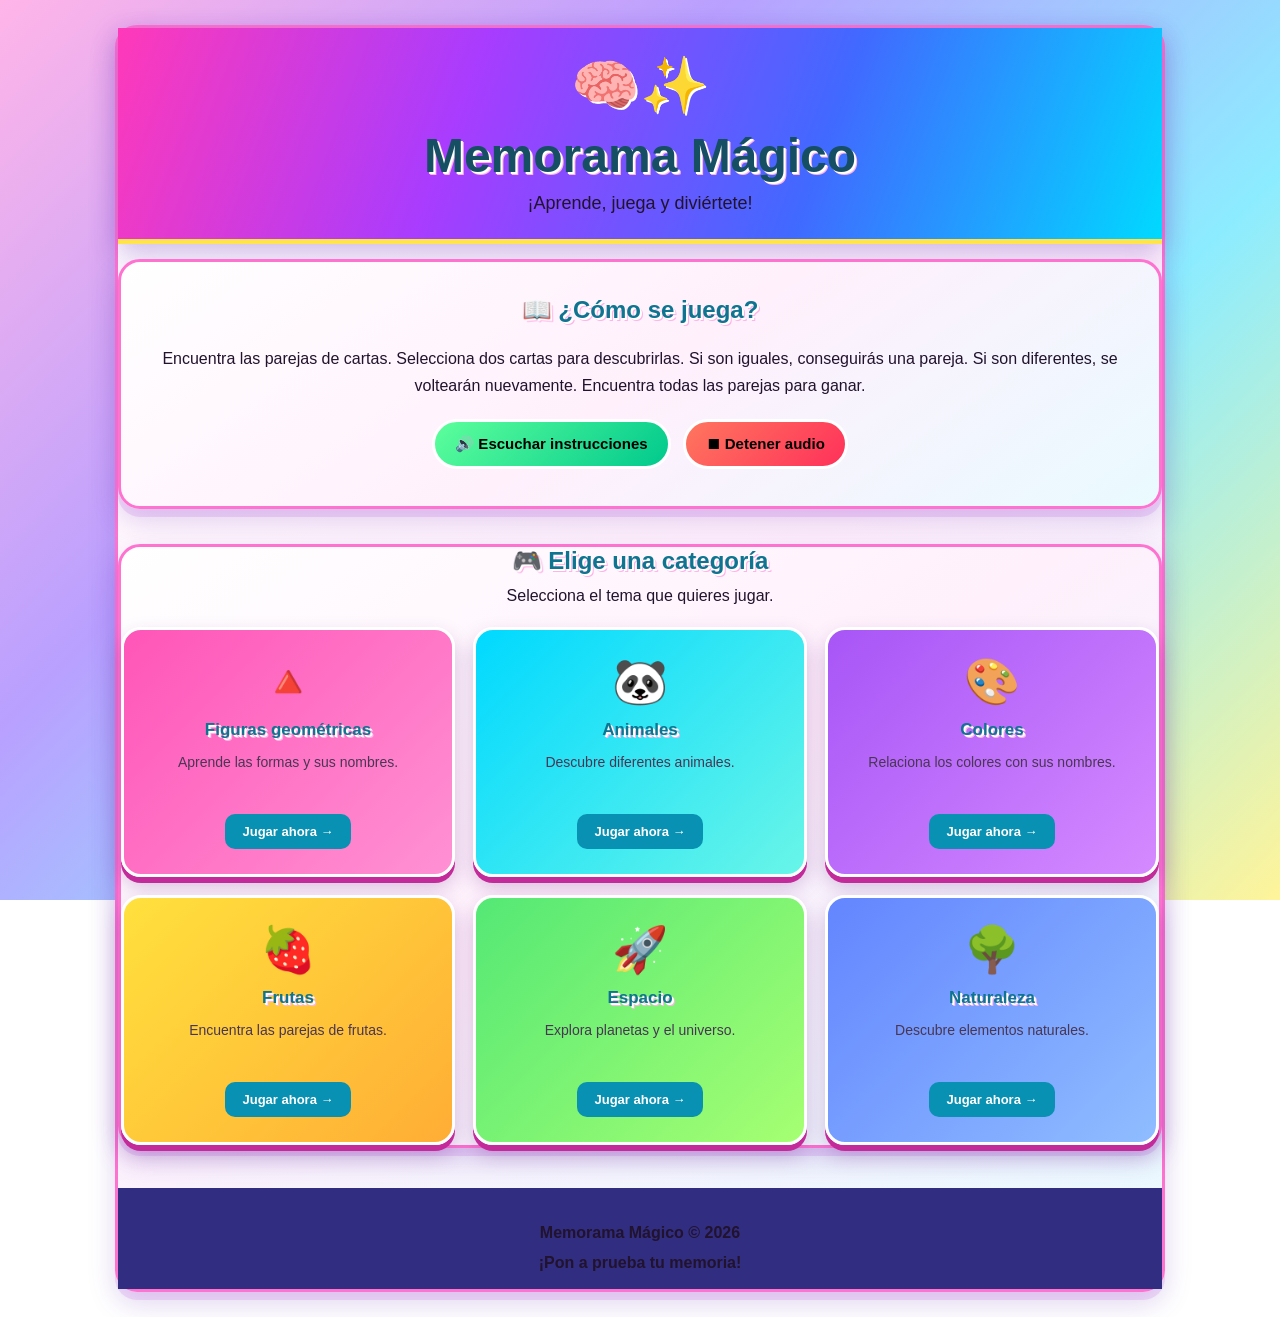
<file: index.html>
<!DOCTYPE html>
<html lang="es">
<head>
    <meta charset="UTF-8">
    <meta name="viewport" content="width=device-width, initial-scale=1.0">
    <title>Memorama Mágico</title>
    <link rel="stylesheet" href="styles.css">
</head>
<body class="pagina-menu">

    <main class="menu-principal">
        <header class="encabezado-menu">
            <div class="logo-menu">🧠✨</div>
            <h1>Memorama Mágico</h1>
            <p>¡Aprende, juega y diviértete!</p>
        </header>

        <section class="instrucciones">
            <h2>📖 ¿Cómo se juega?</h2>
            <p id="texto-instrucciones">
                Encuentra las parejas de cartas. Selecciona dos cartas para
                descubrirlas. Si son iguales, conseguirás una pareja.
                Si son diferentes, se voltearán nuevamente. Encuentra todas
                las parejas para ganar.
            </p>

            <div class="botones-audio">
                <button id="escuchar" class="btn-audio">
                    🔊 Escuchar instrucciones
                </button>

                <button id="detener" class="btn-detener">
                    ⏹ Detener audio
                </button>
            </div>
            <p id="estado-audio" aria-live="polite"></p>
        </section>

        <section class="categorias-menu">
            <h2>🎮 Elige una categoría</h2>
            <p>Selecciona el tema que quieres jugar.</p>

            <div class="categorias-grid">
                <a class="categoria" href="juego.html?categoria=figuras">
                    <span>🔺</span>
                    <h3>Figuras geométricas</h3>
                    <p>Aprende las formas y sus nombres.</p>
                    <strong>Jugar ahora →</strong>
                </a>

                <a class="categoria" href="juego.html?categoria=animales">
                    <span>🐼</span>
                    <h3>Animales</h3>
                    <p>Descubre diferentes animales.</p>
                    <strong>Jugar ahora →</strong>
                </a>

                <a class="categoria" href="juego.html?categoria=colores">
                    <span>🎨</span>
                    <h3>Colores</h3>
                    <p>Relaciona los colores con sus nombres.</p>
                    <strong>Jugar ahora →</strong>
                </a>

                <a class="categoria" href="juego.html?categoria=frutas">
                    <span>🍓</span>
                    <h3>Frutas</h3>
                    <p>Encuentra las parejas de frutas.</p>
                    <strong>Jugar ahora →</strong>
                </a>

                <a class="categoria" href="juego.html?categoria=espacio">
                    <span>🚀</span>
                    <h3>Espacio</h3>
                    <p>Explora planetas y el universo.</p>
                    <strong>Jugar ahora →</strong>
                </a>

                <a class="categoria" href="juego.html?categoria=naturaleza">
                    <span>🌳</span>
                    <h3>Naturaleza</h3>
                    <p>Descubre elementos naturales.</p>
                    <strong>Jugar ahora →</strong>
                </a>
            </div>
        </section>

        <footer class="footer-menu">
            <p>Memorama Mágico © 2026</p>
            <p>¡Pon a prueba tu memoria!</p>
        </footer>
    </main>

    <script src="menu.js"></script>
</body>
</html>
</file>
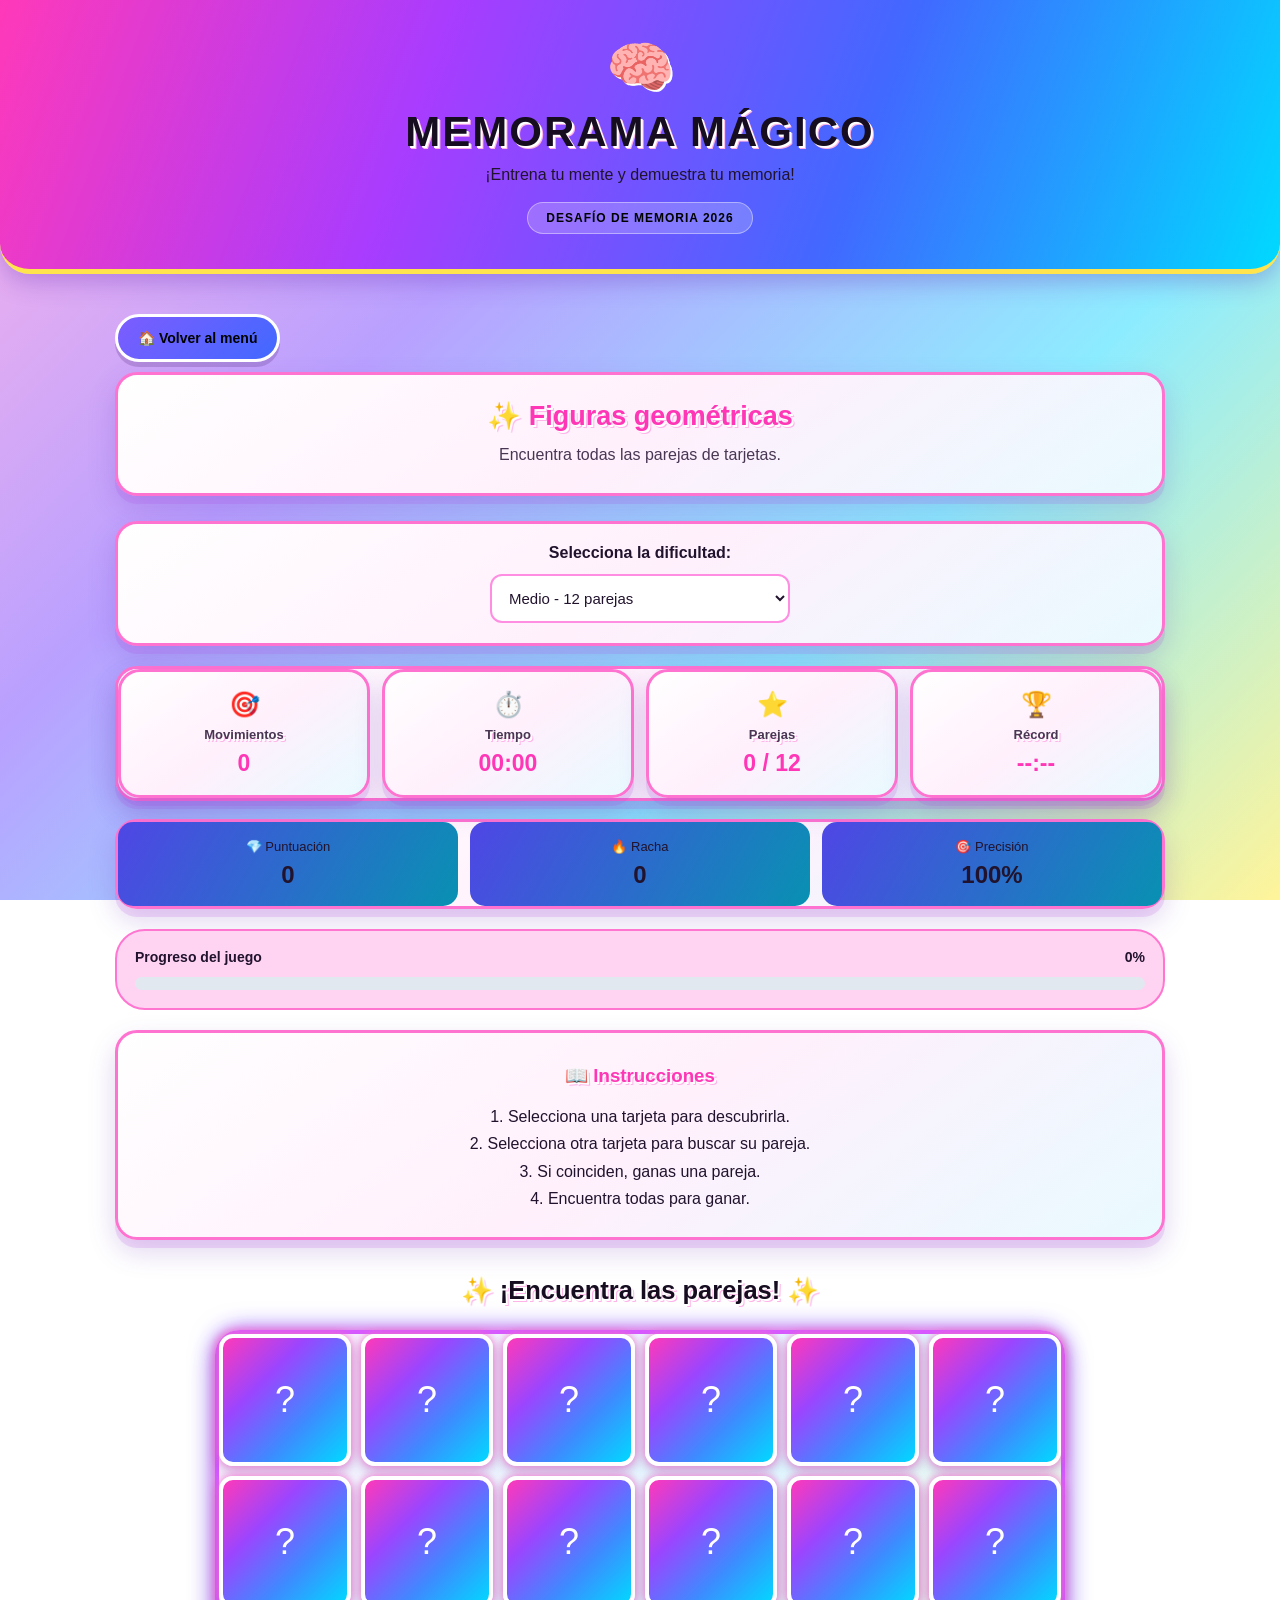
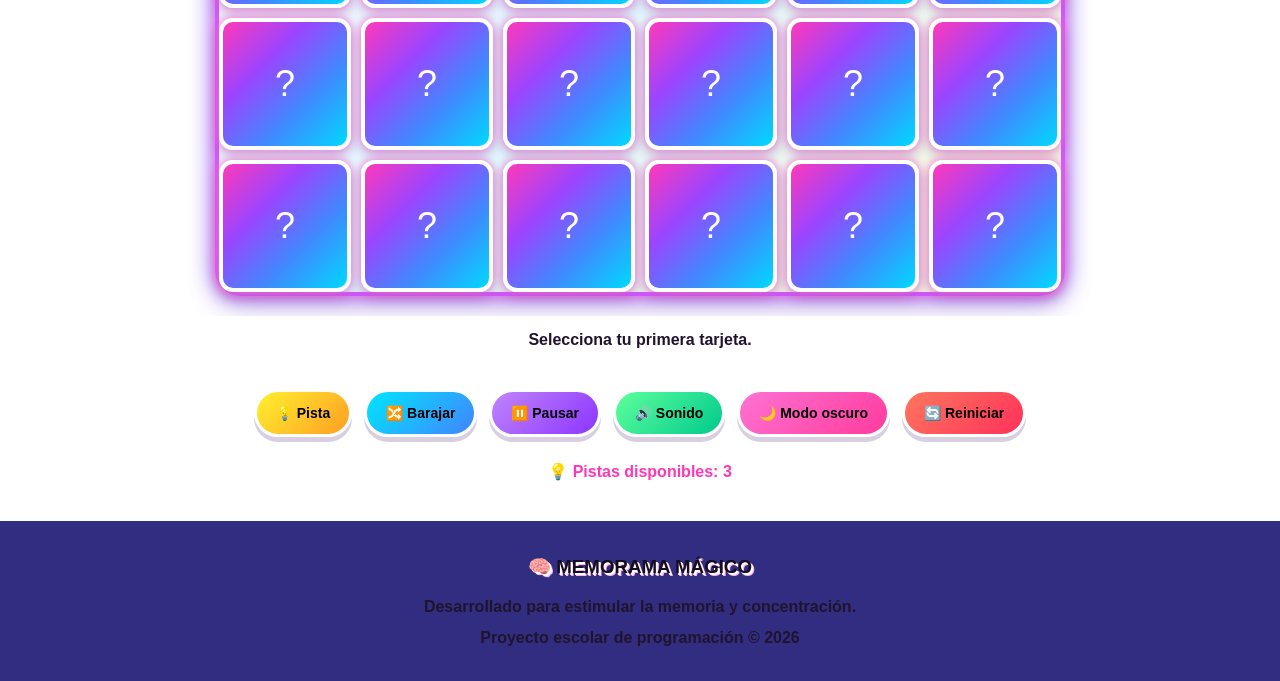
<file: juego.html>
<!DOCTYPE html>
<html lang="es">
<head>
    <meta charset="UTF-8">
    <meta name="viewport" content="width=device-width, initial-scale=1.0">
    <meta name="theme-color" content="#312e81">

    <title>Memorama Mágico | Juego</title>

    <link rel="stylesheet" href="styles.css">
</head>

<body>

<header class="encabezado">
    <div class="logo">🧠</div>
    <h1>MEMORAMA MÁGICO</h1>
    <p>¡Entrena tu mente y demuestra tu memoria!</p>
    <div class="etiqueta">DESAFÍO DE MEMORIA 2026</div>
</header>

<main class="contenedor">

    <a href="index.html" class="btn btn-menu">
        🏠 Volver al menú
    </a>

    <section class="bienvenida">
        <h2 id="nombre-categoria">¡Comencemos a jugar! 🎮</h2>
        <p>Encuentra todas las parejas de tarjetas.</p>
    </section>

    <section class="configuracion">
        <label for="dificultad">Selecciona la dificultad:</label>

        <select id="dificultad">
            <option value="8">Fácil - 8 parejas</option>
            <option value="12" selected>Medio - 12 parejas</option>
            <option value="18">Difícil - 18 parejas</option>
        </select>
    </section>

    <section class="estadisticas">
        <div class="dato">
            <span>🎯</span>
            <h3>Movimientos</h3>
            <p id="movimientos">0</p>
        </div>

        <div class="dato">
            <span>⏱️</span>
            <h3>Tiempo</h3>
            <p id="tiempo">00:00</p>
        </div>

        <div class="dato">
            <span>⭐</span>
            <h3>Parejas</h3>
            <p id="parejas">0 / 12</p>
        </div>

        <div class="dato">
            <span>🏆</span>
            <h3>Récord</h3>
            <p id="record">--:--</p>
        </div>
    </section>

    <section class="estadistica-extra">
        <div>
            <span>💎 Puntuación</span>
            <strong id="puntuacion">0</strong>
        </div>

        <div>
            <span>🔥 Racha</span>
            <strong id="racha">0</strong>
        </div>

        <div>
            <span>🎯 Precisión</span>
            <strong id="precision">100%</strong>
        </div>
    </section>

    <section class="progreso-contenedor">
        <div class="progreso-texto">
            <span>Progreso del juego</span>
            <span id="porcentaje">0%</span>
        </div>

        <div class="barra">
            <div id="barra-progreso"></div>
        </div>
    </section>

    <section class="instrucciones">
        <h3>📖 Instrucciones</h3>
        <p>
            1. Selecciona una tarjeta para descubrirla.<br>
            2. Selecciona otra tarjeta para buscar su pareja.<br>
            3. Si coinciden, ganas una pareja.<br>
            4. Encuentra todas para ganar.
        </p>
    </section>

    <div class="titulo-tablero">
        <h2>✨ ¡Encuentra las parejas! ✨</h2>
    </div>

    <div id="tablero" class="tablero"></div>

    <div id="mensaje-turno" class="mensaje-turno">
        Selecciona tu primera tarjeta.
    </div>

    <section class="controles">
        <button id="pista" class="btn btn-pista">💡 Pista</button>
        <button id="barajar" class="btn btn-barajar">🔀 Barajar</button>
        <button id="pausar" class="btn btn-pausar">⏸️ Pausar</button>
        <button id="sonido" class="btn btn-sonido">🔊 Sonido</button>
        <button id="tema" class="btn btn-tema">🌙 Modo oscuro</button>
        <button id="reiniciar" class="btn btn-reiniciar">🔄 Reiniciar</button>
    </section>

    <p id="pistas-restantes">💡 Pistas disponibles: 3</p>

    <section id="resultado" class="resultado oculto">
        <div class="trofeo">🏆</div>

        <h2>¡FELICIDADES!</h2>
        <p>¡Has completado el memorama!</p>

        <div class="resumen">
            <p>Movimientos: <strong id="total-movimientos">0</strong></p>
            <p>Tiempo: <strong id="tiempo-final">00:00</strong></p>
            <p>Puntuación: <strong id="puntuacion-final">0</strong></p>
            <p>Precisión: <strong id="precision-final">0%</strong></p>
        </div>

        <button id="jugar-otra-vez" class="btn btn-reiniciar">
            🎉 Jugar nuevamente
        </button>

        <a href="index.html" class="btn btn-menu">
            🏠 Regresar al menú
        </a>
    </section>

</main>

<footer>
    <h3>🧠 MEMORAMA MÁGICO</h3>
    <p>Desarrollado para estimular la memoria y concentración.</p>
    <p>Proyecto escolar de programación ©️ 2026</p>
</footer>

<script src="script.js"></script>

</body>
</html>
</file>
<file: styles.css>
/* ======================================
   MEMORAMA MAGICO - DISEÑO RESPONSIVO
====================================== */

:root {
    --fondo: #eef2ff;
    --panel: #ffffff;
    --primario: #4f46e5;
    --secundario: #0891b2;
    --acento: #a855f7;
    --texto: #1e293b;
    --suave: #64748b;
    --borde: #c7d2fe;
    --tarjeta: #4f46e5;
    --sombra: 0 8px 25px rgba(49, 46, 129, .12);
}

* {
    margin: 0;
    padding: 0;
    box-sizing: border-box;
}

body {
    font-family: 'Segoe UI', Arial, sans-serif;
    background: linear-gradient(135deg, #e0e7ff, #cffafe, #ede9fe);
    color: var(--texto);
    min-height: 100vh;
    transition: .3s;
}

/* ENCABEZADO */

.encabezado {
    background: linear-gradient(120deg, #312e81, #4f46e5, #0891b2);
    color: white;
    text-align: center;
    padding: 35px 15px;
    border-radius: 0 0 30px 30px;
    box-shadow: var(--sombra);
}

.logo {
    font-size: 55px;
    margin-bottom: 8px;
}

.encabezado h1 {
    font-size: clamp(25px, 5vw, 42px);
    letter-spacing: 2px;
    font-weight: 900;
}

.encabezado p {
    margin-top: 10px;
    font-size: 16px;
}

.etiqueta {
    display: inline-block;
    background: rgba(255,255,255,.2);
    border: 1px solid rgba(255,255,255,.4);
    padding: 8px 18px;
    border-radius: 30px;
    margin-top: 18px;
    font-size: 12px;
    font-weight: bold;
    letter-spacing: 1px;
}

/* CONTENEDOR */

.contenedor {
    width: 94%;
    max-width: 1050px;
    margin: 30px auto;
}

.bienvenida {
    background: var(--panel);
    text-align: center;
    padding: 25px 15px;
    border-radius: 20px;
    box-shadow: var(--sombra);
    margin-bottom: 25px;
}

.bienvenida h2 {
    color: var(--primario);
    font-size: clamp(20px, 4vw, 27px);
    margin-bottom: 10px;
}

.bienvenida p {
    color: var(--suave);
    line-height: 1.6;
}

/* MENU DE CATEGORIAS */

.menu-categorias {
    text-align: center;
    margin: 30px 0;
}

.menu-categorias h2 {
    color: var(--primario);
    margin-bottom: 25px;
    font-size: clamp(20px, 4vw, 28px);
}

.categorias-grid {
    display: grid;
    grid-template-columns: repeat(3, minmax(0, 1fr));
    gap: 20px;
}

.categoria {
    background: var(--panel);
    color: var(--texto);
    text-decoration: none;
    text-align: center;
    padding: 25px 12px;
    border-radius: 22px;
    border: 2px solid var(--borde);
    box-shadow: var(--sombra);
    transition: transform .25s, border-color .25s;
    min-width: 0;
}

.categoria:hover {
    transform: translateY(-6px);
    border-color: var(--acento);
}

.categoria span {
    display: block;
    font-size: 48px;
    margin-bottom: 12px;
}

.categoria h3 {
    color: var(--primario);
    margin-bottom: 9px;
    font-size: 17px;
}

.categoria p {
    color: var(--suave);
    font-size: 13px;
    margin-bottom: 15px;
    line-height: 1.5;
}

.categoria strong {
    color: var(--secundario);
    font-size: 13px;
}

/* CONFIGURACION */

.configuracion {
    background: var(--panel);
    padding: 20px;
    text-align: center;
    border-radius: 18px;
    margin-bottom: 20px;
    box-shadow: var(--sombra);
}

.configuracion label {
    display: block;
    font-weight: bold;
    margin-bottom: 12px;
}

select {
    width: 100%;
    max-width: 300px;
    padding: 13px;
    border: 2px solid var(--borde);
    border-radius: 12px;
    font-size: 15px;
    background: var(--panel);
    color: var(--texto);
}

/* ESTADISTICAS */

.estadisticas {
    display: grid;
    grid-template-columns: repeat(4, 1fr);
    gap: 12px;
    margin-bottom: 18px;
}

.dato {
    background: var(--panel);
    text-align: center;
    padding: 18px 8px;
    border-radius: 17px;
    box-shadow: var(--sombra);
}

.dato span {
    font-size: 25px;
}

.dato h3 {
    font-size: 13px;
    margin: 8px 0;
    color: var(--suave);
}

.dato p {
    font-size: 23px;
    font-weight: bold;
    color: var(--primario);
    overflow-wrap: anywhere;
}

/* ESTADISTICAS EXTRA */

.estadistica-extra {
    display: grid;
    grid-template-columns: repeat(3, 1fr);
    gap: 12px;
    margin-bottom: 20px;
}

.estadistica-extra div {
    background: linear-gradient(120deg, #4f46e5, #0891b2);
    color: white;
    padding: 17px 8px;
    text-align: center;
    border-radius: 15px;
}

.estadistica-extra span,
.estadistica-extra strong {
    display: block;
}

.estadistica-extra span {
    font-size: 13px;
}

.estadistica-extra strong {
    font-size: 24px;
    margin-top: 7px;
}

/* PROGRESO */

.progreso-contenedor {
    background: var(--panel);
    padding: 18px;
    border-radius: 16px;
    margin-bottom: 20px;
}

.progreso-texto {
    display: flex;
    justify-content: space-between;
    gap: 10px;
    font-weight: bold;
    font-size: 14px;
    margin-bottom: 12px;
}

.barra {
    background: #e2e8f0;
    height: 13px;
    border-radius: 20px;
    overflow: hidden;
}

#barra-progreso {
    width: 0%;
    height: 100%;
    background: linear-gradient(90deg, #4f46e5, #06b6d4);
    border-radius: 20px;
    transition: width .4s;
}

/* INSTRUCCIONES */

.instrucciones {
    background: var(--panel);
    padding: 22px;
    border-radius: 18px;
    margin-bottom: 25px;
    box-shadow: var(--sombra);
    line-height: 1.9;
}

.instrucciones h3 {
    color: var(--primario);
    margin-bottom: 10px;
}

.titulo-tablero {
    text-align: center;
    margin: 25px 0;
    color: var(--primario);
    font-size: 17px;
}

/* TABLERO */

.tablero {
    display: grid;
    grid-template-columns: repeat(6, minmax(0, 1fr));
    gap: 10px;
    width: 100%;
    max-width: 850px;
    margin: auto;
}

.tarjeta {
    position: relative;
    width: 100%;
    aspect-ratio: 1 / 1;
    min-width: 0;
    border: none;
    background: transparent;
    perspective: 700px;
    cursor: pointer;
    -webkit-tap-highlight-color: transparent;
}

.tarjeta-interior {
    position: absolute;
    inset: 0;
    transform-style: preserve-3d;
    transition: transform .4s;
}

.tarjeta.volteada .tarjeta-interior,
.tarjeta.encontrada .tarjeta-interior {
    transform: rotateY(180deg);
}

.cara-frontal,
.cara-trasera {
    position: absolute;
    inset: 0;
    display: flex;
    justify-content: center;
    align-items: center;
    border-radius: 14px;
    backface-visibility: hidden;
    -webkit-backface-visibility: hidden;
    box-shadow: 0 4px 10px rgba(0,0,0,.12);
}

.cara-frontal {
    background: linear-gradient(145deg, #312e81, #0891b2);
    color: white;
    border: 2px solid rgba(255,255,255,.5);
    font-size: clamp(22px, 4vw, 36px);
}

.cara-trasera {
    transform: rotateY(180deg);
    background: white;
    border: 3px solid #a5b4fc;
    padding: 5px;
    flex-direction: column;
    gap: 5px;
    overflow: hidden;
}

.visual-tarjeta {
    font-size: clamp(25px, 5vw, 43px);
    line-height: 1.1;
}

.nombre-tarjeta {
    color: #312e81;
    font-size: clamp(10px, 1.7vw, 14px);
    font-weight: bold;
    overflow-wrap: anywhere;
    text-align: center;
}

.muestra-color {
    width: 48%;
    height: 48%;
    min-width: 20px;
    min-height: 20px;
    border-radius: 12px;
    border: 2px solid rgba(0,0,0,.12);
}

.tarjeta.encontrada .cara-trasera {
    background: #d1fae5;
    border-color: #10b981;
}

.tarjeta:disabled {
    cursor: default;
}

/* MENSAJES */

.mensaje-turno {
    background: var(--panel);
    color: var(--primario);
    padding: 15px;
    text-align: center;
    border-radius: 14px;
    margin: 20px 0;
    font-weight: bold;
}

/* BOTONES */

.controles {
    display: flex;
    flex-wrap: wrap;
    justify-content: center;
    gap: 12px;
    margin: 25px 0;
}

.btn {
    border: none;
    padding: 13px 19px;
    border-radius: 12px;
    color: white;
    font-size: 14px;
    font-weight: bold;
    cursor: pointer;
    transition: .2s;
    min-height: 46px;
    -webkit-tap-highlight-color: transparent;
}

.btn:hover {
    transform: translateY(-3px);
    filter: brightness(1.1);
}

.btn:active {
    transform: scale(.97);
}

.btn-pista {
    background: #d97706;
}

.btn-barajar {
    background: #0891b2;
}

.btn-pausar {
    background: #64748b;
}

.btn-sonido {
    background: #7c3aed;
}

.btn-tema {
    background: #334155;
}

.btn-reiniciar {
    background: #4f46e5;
}

.btn-menu {
    display: inline-block;
    text-decoration: none;
    background: #312e81;
    color: white;
    padding: 13px 20px;
    border-radius: 12px;
    margin: 10px 0;
    font-weight: bold;
}

#pistas-restantes {
    text-align: center;
    font-weight: bold;
    color: var(--primario);
    margin: 15px;
}

/* RESULTADO */

.resultado {
    background: var(--panel);
    padding: 30px 18px;
    margin: 25px 0;
    border-radius: 22px;
    text-align: center;
    box-shadow: var(--sombra);
}

.oculto {
    display: none !important;
}

.trofeo {
    font-size: 65px;
    margin-bottom: 12px;
}

.resultado h2 {
    color: var(--primario);
    margin-bottom: 12px;
}

.resumen {
    background: var(--fondo);
    padding: 18px;
    border-radius: 15px;
    margin: 20px 0;
    line-height: 2;
}

/* PIE DE PAGINA */

footer {
    background: #312e81;
    color: white;
    text-align: center;
    padding: 28px 15px;
    margin-top: 40px;
    line-height: 1.9;
}

footer h3 {
    margin-bottom: 8px;
}

/* MODO OSCURO */

body.tema-oscuro {
    --fondo: #0f172a;
    --panel: #1e293b;
    --texto: #f1f5f9;
    --suave: #cbd5e1;
    --borde: #475569;
    background: #0f172a;
    color: var(--texto);
}

body.tema-oscuro .bienvenida,
body.tema-oscuro .dato,
body.tema-oscuro .configuracion,
body.tema-oscuro .instrucciones,
body.tema-oscuro .progreso-contenedor,
body.tema-oscuro .mensaje-turno,
body.tema-oscuro .resultado,
body.tema-oscuro .categoria {
    background: var(--panel);
    color: var(--texto);
}

body.tema-oscuro .categoria h3,
body.tema-oscuro .menu-categorias h2,
body.tema-oscuro .bienvenida h2,
body.tema-oscuro .titulo-tablero,
body.tema-oscuro .instrucciones h3,
body.tema-oscuro .mensaje-turno,
body.tema-oscuro #pistas-restantes {
    color: #a5b4fc;
}

body.tema-oscuro .cara-trasera {
    background: #e0e7ff;
}

body.tema-oscuro .resumen {
    background: #334155;
}

body.tema-oscuro select {
    background: #1e293b;
    color: white;
}

body.tema-oscuro .dato p {
    color: #a5b4fc;
}

/* TABLETS */

@media (max-width: 750px) {
    .categorias-grid {
        grid-template-columns: repeat(2, minmax(0, 1fr));
    }

    .estadisticas {
        grid-template-columns: repeat(2, 1fr);
    }

    .tablero {
        grid-template-columns: repeat(4, minmax(0, 1fr));
        max-width: 540px;
    }
}

/* CELULARES */

@media (max-width: 480px) {
    .encabezado {
        padding: 27px 12px;
    }

    .contenedor {
        width: 94%;
        margin: 20px auto;
    }

    .categorias-grid {
        gap: 12px;
    }

    .categoria {
        padding: 20px 8px;
    }

    .categoria span {
        font-size: 38px;
    }

    .categoria h3 {
        font-size: 14px;
    }

    .categoria p {
        font-size: 12px;
    }

    .estadisticas {
        gap: 9px;
    }

    .dato {
        padding: 14px 5px;
    }

    .dato p {
        font-size: 20px;
    }

    .estadistica-extra {
        gap: 7px;
    }

    .estadistica-extra div {
        padding: 14px 5px;
    }

    .estadistica-extra span {
        font-size: 11px;
    }

    .estadistica-extra strong {
        font-size: 20px;
    }

    .tablero {
        grid-template-columns: repeat(4, minmax(0, 1fr));
        gap: 7px;
    }

    .cara-frontal,
    .cara-trasera {
        border-radius: 10px;
    }

    .cara-trasera {
        padding: 3px;
    }

    .nombre-tarjeta {
        font-size: 10px;
    }

    .controles {
        gap: 8px;
    }

    .btn {
        padding: 12px 13px;
        font-size: 12px;
        flex: 1 1 42%;
    }
}

@media (max-width: 340px) {
    .tablero {
        gap: 5px;
    }

    .nombre-tarjeta {
        font-size: 9px;
    }
}
/* ===== MENU PRINCIPAL ===== */

.pagina-menu {
    min-height: 100vh;
    padding: 25px 15px;
    background: linear-gradient(135deg, #cffafe, #dbeafe, #ede9fe);
    color: #164e63;
    font-family: Arial, sans-serif;
}

.menu-principal {
    max-width: 1050px;
    margin: auto;
}

.encabezado-menu {
    text-align: center;
    padding: 25px 10px;
}

.logo-menu {
    font-size: 55px;
}

.encabezado-menu h1 {
    font-size: clamp(30px, 6vw, 48px);
    color: #164e63;
    margin: 10px 0;
}

.encabezado-menu p {
    font-size: 18px;
}

.instrucciones {
    background: white;
    padding: 25px;
    border-radius: 20px;
    text-align: center;
    box-shadow: 0 8px 20px #164e6320;
    margin: 15px auto 35px;
}

.instrucciones h2,
.categorias-menu h2 {
    color: #0e7490;
    margin-bottom: 12px;
}

.instrucciones p {
    line-height: 1.7;
}

.botones-audio {
    display: flex;
    justify-content: center;
    flex-wrap: wrap;
    gap: 12px;
    margin-top: 20px;
}

.btn-audio,
.btn-detener {
    border: none;
    padding: 13px 20px;
    border-radius: 12px;
    color: white;
    font-weight: bold;
    cursor: pointer;
    font-size: 15px;
}

.btn-audio {
    background: #0891b2;
}

.btn-detener {
    background: #64748b;
}

.btn-audio:hover,
.btn-detener:hover {
    filter: brightness(1.1);
}

#estado-audio {
    font-size: 13px;
    margin-top: 12px;
    color: #0e7490;
}

.categorias-menu {
    text-align: center;
}

.categorias-menu > p {
    margin-bottom: 22px;
}

.categorias-grid {
    display: grid;
    grid-template-columns: repeat(3, 1fr);
    gap: 18px;
}

.categoria {
    display: block;
    background: white;
    padding: 25px 15px;
    border-radius: 20px;
    text-decoration: none;
    color: #164e63;
    box-shadow: 0 7px 18px #164e6320;
    transition: transform .2s, box-shadow .2s;
}

.categoria:hover {
    transform: translateY(-5px);
    box-shadow: 0 12px 24px #164e6330;
}

.categoria span {
    font-size: 45px;
}

.categoria h3 {
    margin: 12px 0;
    color: #0e7490;
}

.categoria p {
    font-size: 14px;
    min-height: 35px;
}

.categoria strong {
    display: inline-block;
    margin-top: 12px;
    background: #0891b2;
    color: white;
    padding: 10px 17px;
    border-radius: 10px;
}

.footer-menu {
    text-align: center;
    padding: 30px 10px 10px;
    color: #164e63;
}

@media (max-width: 750px) {
    .categorias-grid {
        grid-template-columns: repeat(2, 1fr);
    }
}

@media (max-width: 430px) {
    .pagina-menu {
        padding: 12px 10px;
    }

    .categorias-grid {
        grid-template-columns: repeat(2, minmax(0, 1fr));
        gap: 10px;
    }

    .categoria {
        padding: 18px 9px;
    }

    .categoria span {
        font-size: 35px;
    }

    .categoria h3 {
        font-size: 15px;
    }

    .categoria p {
        font-size: 12px;
    }

    .btn-audio,
    .btn-detener {
        width: 100%;
    }
}
/* ==========================================
   MEMORAMA MAGICO
   DISEÑO FANTASIA - MUNDO MAGICO
   SOLO CSS - NO MODIFICA FUNCIONES
========================================== */

:root {
    --fondo: #fff0fc;
    --panel: #ffffff;
    --primario: #ff36b5;
    --secundario: #00d9ff;
    --acento: #ffcf24;
    --texto: #21132d;
    --suave: #493653;
    --borde: #ff8de1;
    --tarjeta: #8b35ff;
    --sombra: 0 10px 30px rgba(160, 48, 220, .22);
}

/* ==========================================
   FONDO MAGICO
========================================== */

body,
.pagina-menu {
    background:
        radial-gradient(circle at 10% 15%, #fff56b 0 5px, transparent 6px),
        radial-gradient(circle at 85% 20%, #ff8de1 0 7px, transparent 8px),
        radial-gradient(circle at 20% 80%, #68efff 0 6px, transparent 7px),
        radial-gradient(circle at 90% 85%, #b78aff 0 8px, transparent 9px),
        linear-gradient(135deg, #ffb5e8, #b9a0ff, #8cecff, #fff49a);
    background-attachment: fixed;
    color: #21132d;
}

/* ==========================================
   ENCABEZADOS Y TITULOS
========================================== */

.encabezado,
.encabezado-menu {
    background: linear-gradient(
        110deg,
        #ff39b9,
        #a83cff,
        #4169ff,
        #00d9ff
    );
    color: #000000;
    border-bottom: 5px solid #ffe44d;
    box-shadow: 0 8px 25px rgba(93, 34, 180, .3);
}

.logo,
.logo-menu {
    color: #000000;
    text-shadow: 2px 2px 0 #ffffff;
}

h1, h2, h3,
.titulo-tablero {
    color: #170d20;
    text-shadow:
        2px 2px 0 #ffffff,
        3px 3px 0 #ffb3e9;
    font-weight: 900;
}

/* ==========================================
   PANELES PRINCIPALES
========================================== */

.bienvenida,
.configuracion,
.estadisticas,
.dato,
.estadistica-extra,
.instrucciones,
.resultado,
.menu-principal,
.categorias-menu {
    background: linear-gradient(145deg, #ffffff, #fff0fc, #e9faff);
    color: #21132d;
    border: 3px solid #ff73d0;
    border-radius: 22px;
    box-shadow:
        0 8px 0 rgba(172, 65, 220, .15),
        0 12px 28px rgba(105, 45, 180, .2);
}

/* ==========================================
   TEXTOS GENERALES
========================================== */

p,
label,
span,
li,
small,
strong,
.dato,
.instrucciones {
    color: #21132d;
}

.dato strong,
.dato span {
    color: #21132d;
    font-weight: 900;
}

/* ==========================================
   CATEGORIAS
========================================== */

.categoria {
    background: linear-gradient(135deg, #ff36b5, #ff8a35, #ffd52e);
    color: #000000;
    border: 3px solid #ffffff;
    border-radius: 20px;
    box-shadow:
        0 6px 0 #c42b9a,
        0 10px 20px rgba(100, 20, 130, .25);
    transition: transform .25s ease, box-shadow .25s ease;
}

.categoria:hover {
    transform: translateY(-5px) scale(1.04);
    box-shadow:
        0 8px 0 #c42b9a,
        0 15px 25px rgba(100, 20, 130, .35);
}

/* COLORES DIFERENTES PARA CADA CATEGORIA */

.categorias-menu .categoria:nth-child(6n+1),
.categorias-grid .categoria:nth-child(6n+1) {
    background: linear-gradient(135deg, #ff55b8, #ff91d3);
}

.categorias-menu .categoria:nth-child(6n+2),
.categorias-grid .categoria:nth-child(6n+2) {
    background: linear-gradient(135deg, #00d9ff, #69f5e8);
}

.categorias-menu .categoria:nth-child(6n+3),
.categorias-grid .categoria:nth-child(6n+3) {
    background: linear-gradient(135deg, #a855f7, #d58aff);
}

.categorias-menu .categoria:nth-child(6n+4),
.categorias-grid .categoria:nth-child(6n+4) {
    background: linear-gradient(135deg, #ffe13d, #ffad35);
}

.categorias-menu .categoria:nth-child(6n+5),
.categorias-grid .categoria:nth-child(6n+5) {
    background: linear-gradient(135deg, #54e875, #a6ff72);
}

.categorias-menu .categoria:nth-child(6n),
.categorias-grid .categoria:nth-child(6n) {
    background: linear-gradient(135deg, #6385ff, #8fbdff);
}

/* ==========================================
   TABLERO
========================================== */

.tablero {
    background: linear-gradient(135deg, #fff1ff, #e3faff, #fff8d9);
    border: 4px solid #d65aff;
    border-radius: 25px;
    box-shadow:
        0 0 12px #ff77d9,
        0 0 25px #8e65ff,
        0 12px 28px rgba(80, 35, 160, .2);
}

/* ==========================================
   TARJETAS DEL MEMORAMA
========================================== */

.tarjeta {
    border-radius: 19px;
}

.cara-frontal {
    background: linear-gradient(
        135deg,
        #ff39b9,
        #9b45ff,
        #3d8bff,
        #00d9ff
    );
    border: 4px solid #ffffff;
    box-shadow:
        0 0 10px #ff73d0,
        0 5px 14px rgba(70, 30, 140, .3);
}

.cara-trasera {
    background: linear-gradient(145deg, #ffffff, #fff0fc, #e3faff);
    border: 3px solid #ff6ed1;
    color: #170d20;
    box-shadow: 0 5px 15px rgba(100, 30, 150, .18);
}

.visual-tarjeta,
.nombre-tarjeta,
.muestra-color {
    color: #170d20;
}

.tarjeta:hover .cara-frontal {
    box-shadow:
        0 0 15px #ff5dc8,
        0 0 25px #6f69ff;
}

.tarjeta.encontrada .cara-trasera {
    background: linear-gradient(135deg, #baffb9, #66f5c3, #c4ffff);
    border-color: #16c784;
}

/* ==========================================
   ESTADISTICAS
========================================== */

.progreso-contenedor {
    background: #ffd3f2;
    border: 2px solid #ff75d0;
    border-radius: 30px;
}

#barra-progreso {
    background: linear-gradient(
        90deg,
        #ff36b5,
        #ffcf24,
        #54e875,
        #00d9ff,
        #a855f7
    );
    border-radius: 30px;
    box-shadow: 0 0 12px #ff70d5;
}

/* ==========================================
   BOTONES MAGICOS
========================================== */

.btn {
    color: #000000;
    font-weight: 900;
    border: 3px solid #ffffff;
    border-radius: 30px;
    box-shadow: 0 5px 0 rgba(60, 20, 100, .2);
    transition: transform .2s ease, filter .2s ease;
}

.btn:hover {
    transform: translateY(-4px) scale(1.03);
    filter: brightness(1.12);
}

.btn-pista {
    background: linear-gradient(135deg, #fff02e, #ff9e24);
}

.btn-barajar {
    background: linear-gradient(135deg, #00e5ff, #4285ff);
}

.btn-pausar {
    background: linear-gradient(135deg, #c084fc, #8b35ff);
}

.btn-sonido {
    background: linear-gradient(135deg, #5dff9b, #00c98d);
}

.btn-tema {
    background: linear-gradient(135deg, #ff72d2, #ff3b9d);
}

.btn-reiniciar {
    background: linear-gradient(135deg, #ff765e, #ff315a);
}

.btn-menu {
    background: linear-gradient(135deg, #7d5cff, #4169ff);
}

/* ==========================================
   MENU Y AUDIO
========================================== */

.btn-audio {
    background: linear-gradient(135deg, #5dff9b, #00c98d);
    color: #000000;
    border: 3px solid white;
    border-radius: 25px;
}

.btn-detener {
    background: linear-gradient(135deg, #ff765e, #ff315a);
    color: #000000;
    border: 3px solid white;
    border-radius: 25px;
}

#estado-audio {
    color: #21132d;
    font-weight: bold;
}

/* ==========================================
   RESULTADOS
========================================== */

.trofeo {
    color: #ffbd00;
    filter: drop-shadow(0 0 8px #ffdf47);
}

.resumen {
    background: linear-gradient(135deg, #fff0fc, #e8faff);
    color: #21132d;
    border: 3px solid #ff75d0;
    border-radius: 20px;
}

/* ==========================================
   MENSAJES Y PIE DE PAGINA
========================================== */

#mensaje-turno,
.mensaje {
    color: #21132d;
    font-weight: 900;
}

footer,
.footer-menu {
    color: #21132d;
    font-weight: bold;
}

/* ==========================================
   MODO OSCURO MAGICO
========================================== */

body.tema-oscuro,
body.tema-oscuro.pagina-menu {
    background: linear-gradient(135deg, #180d2e, #291447, #102c50);
    color: #ffffff;
}

body.tema-oscuro .bienvenida,
body.tema-oscuro .configuracion,
body.tema-oscuro .estadisticas,
body.tema-oscuro .dato,
body.tema-oscuro .estadistica-extra,
body.tema-oscuro .instrucciones,
body.tema-oscuro .resultado,
body.tema-oscuro .menu-principal,
body.tema-oscuro .categorias-menu {
    background: linear-gradient(145deg, #382052, #263c63);
    color: #ffffff;
    border-color: #d56cff;
}

body.tema-oscuro h1,
body.tema-oscuro h2,
body.tema-oscuro h3,
body.tema-oscuro .titulo-tablero,
body.tema-oscuro p,
body.tema-oscuro label,
body.tema-oscuro span,
body.tema-oscuro li,
body.tema-oscuro strong,
body.tema-oscuro #mensaje-turno,
body.tema-oscuro footer,
body.tema-oscuro .footer-menu {
    color: #ffffff;
    text-shadow: none;
}

body.tema-oscuro .tablero {
    background: linear-gradient(135deg, #28173e, #183b58);
    border-color: #d56cff;
}

body.tema-oscuro .cara-trasera {
    background: linear-gradient(135deg, #49305f, #263d65);
    color: #ffffff;
    border-color: #e2a5ff;
}

body.tema-oscuro .resumen {
    background: #382052;
    color: #ffffff;
    border-color: #d56cff;
}

body.tema-oscuro .progreso-contenedor {
    background: #49305f;
}

/* ==========================================
   ANIMACIONES VISUALES SUAVES
========================================== */

.categoria,
.btn,
.cara-frontal,
.cara-trasera {
    transition: all .25s ease;
}

@media (prefers-reduced-motion: reduce) {
    .categoria,
    .btn,
    .cara-frontal,
    .cara-trasera {
        transition: none;
    }
}
</file>
